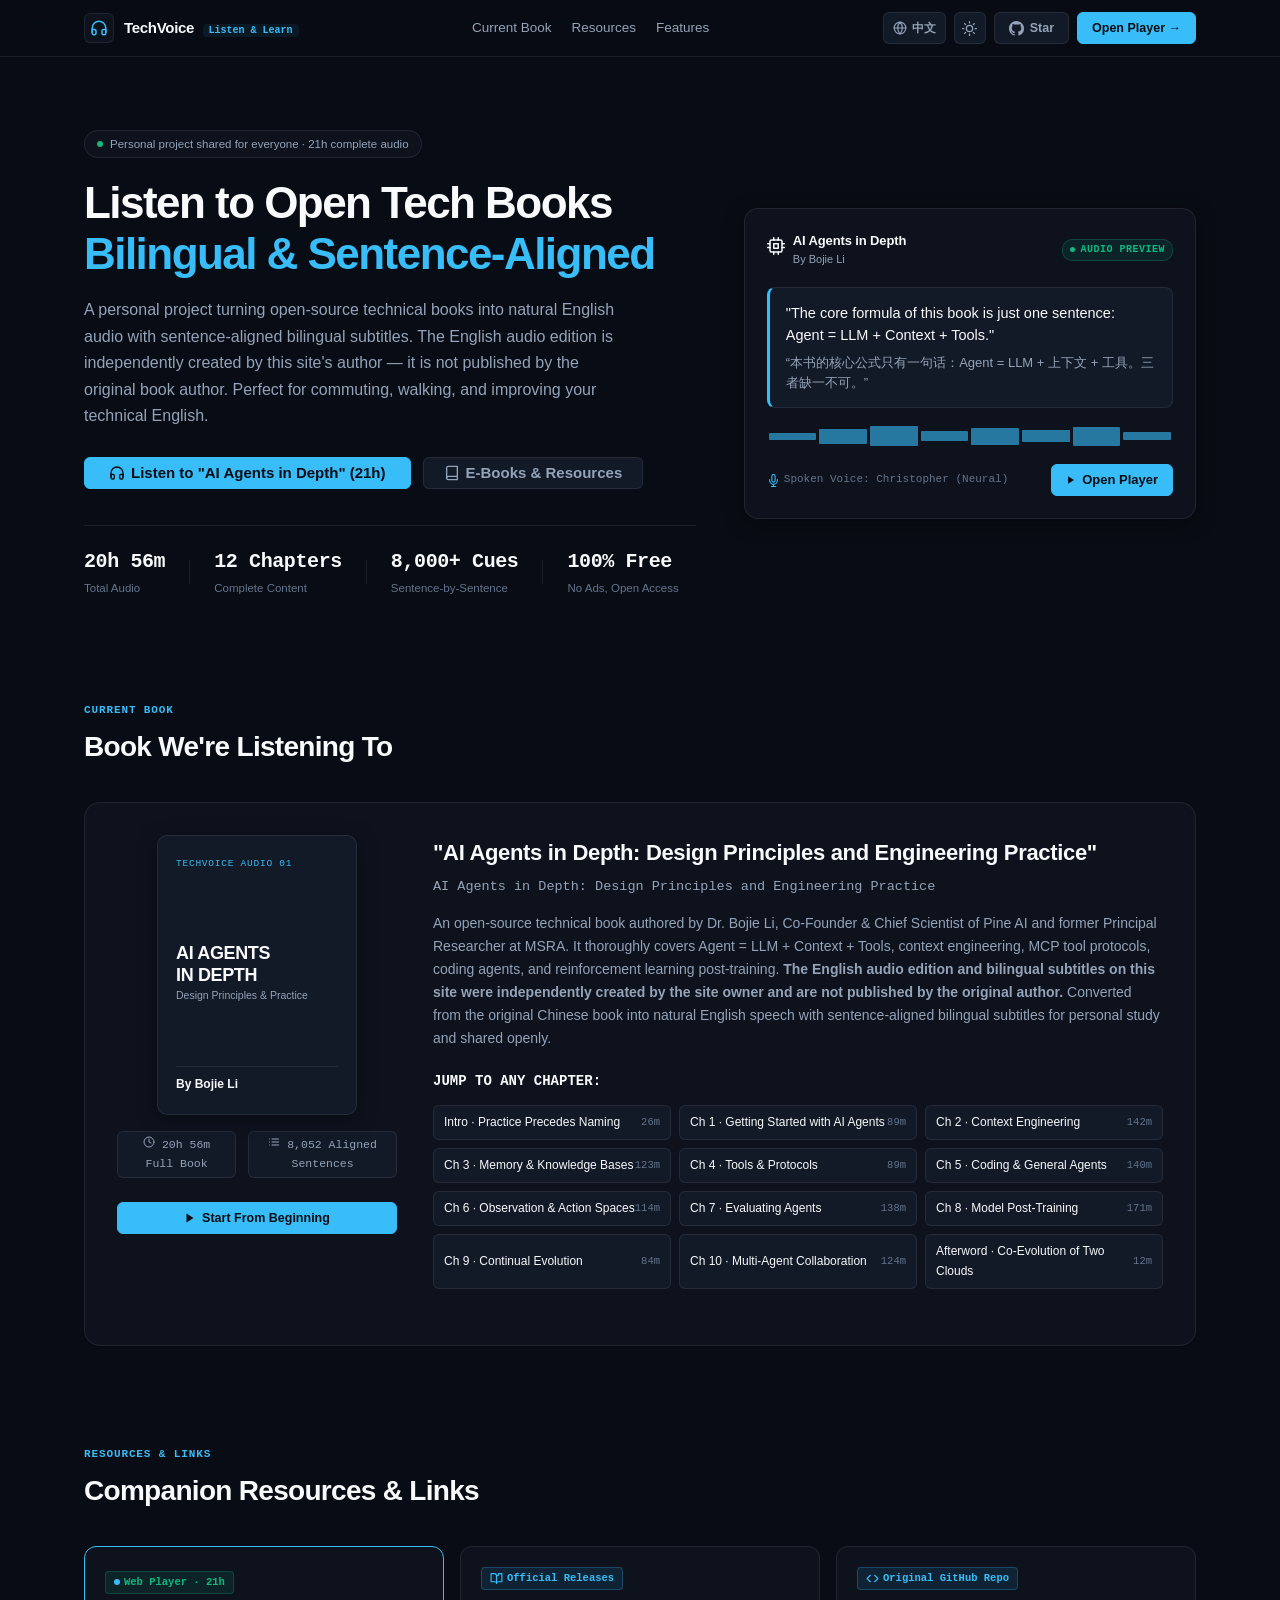
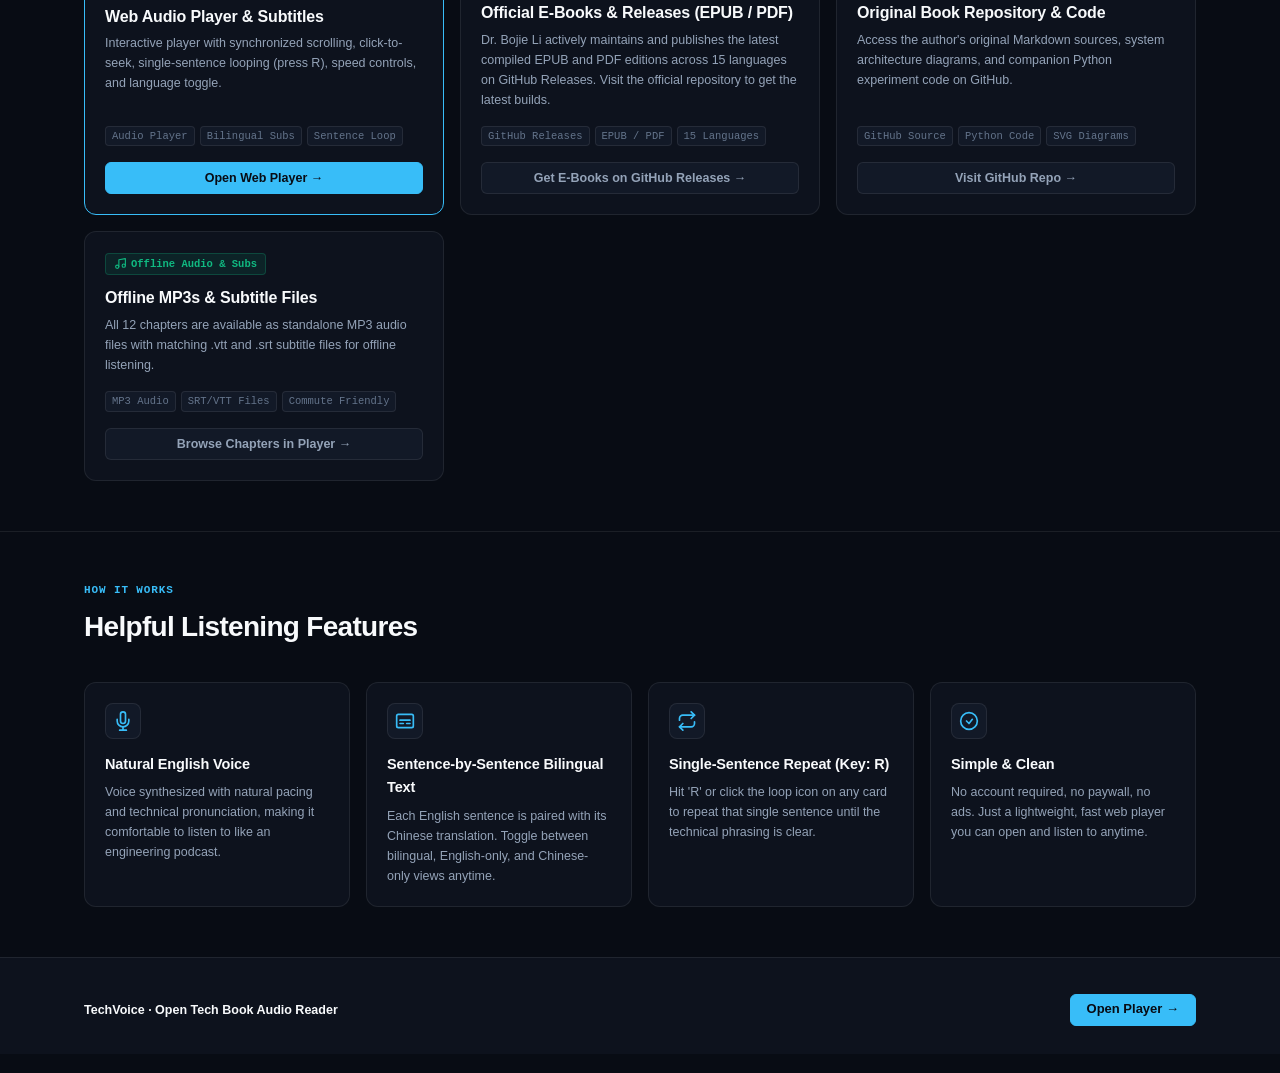
<file: index.html>
<!DOCTYPE html>
<html lang="en" data-theme="dark">
<head>
  <meta charset="utf-8">
  <meta name="viewport" content="width=device-width, initial-scale=1.0, maximum-scale=1.0, user-scalable=no">
  <title>TechVoice · Open Tech Book Bilingual Audio Reader</title>
  <meta name="description" content="A curated audio reader for open-source technical books. Featuring Bojie Li's 'AI Agents in Depth' with 21 hours of natural English audio and 8,000+ sentence-aligned bilingual subtitles.">
  <meta name="theme-color" content="#080c14">
  <link rel="manifest" href="manifest.json">
  <link rel="apple-touch-icon" href="assets/icon.svg">
  <link rel="stylesheet" href="css/landing.css">
  <link rel="icon" type="image/svg+xml" href="assets/icon.svg">

  <!-- Open Graph / Facebook -->
  <meta property="og:type" content="website">
  <meta property="og:title" content="TechVoice · Open Tech Book Bilingual Audio Reader">
  <meta property="og:description" content="A curated audio reader for open-source technical books. Featuring Bojie Li's 'AI Agents in Depth' with 21 hours of natural English audio and 8,000+ sentence-aligned bilingual subtitles.">
  <meta property="og:image" content="assets/icon.svg">

  <!-- Twitter Card -->
  <meta name="twitter:card" content="summary">
  <meta name="twitter:title" content="TechVoice · Open Tech Book Bilingual Audio Reader">
  <meta name="twitter:description" content="A curated audio reader for open-source technical books. Featuring Bojie Li's 'AI Agents in Depth' with 21 hours of natural English audio and 8,000+ sentence-aligned bilingual subtitles.">
  <meta name="twitter:image" content="assets/icon.svg">

  <!-- Schema.org Audiobook Structured Data -->
  <script type="application/ld+json">
  {
    "@context": "https://schema.org",
    "@type": "Audiobook",
    "name": "AI Agents in Depth",
    "alternateName": "深入理解 AI Agent",
    "author": {
      "@type": "Person",
      "name": "Bojie Li",
      "alternateName": "李博杰"
    },
    "description": "Design principles and engineering practice of AI Agents. 21 hours of natural English audio and sentence-aligned bilingual subtitles.",
    "duration": "PT21H",
    "inLanguage": ["en", "zh"],
    "bookFormat": "https://schema.org/AudiobookFormat"
  }
  </script>
</head>
<body>
  <!-- Header Navbar -->
  <header class="site-header">
    <div class="container header-inner">
      <a href="index.html" class="brand-logo">
        <div class="brand-icon">
          <svg width="18" height="18" viewBox="0 0 24 24" fill="none" stroke="currentColor" stroke-width="2" stroke-linecap="round" stroke-linejoin="round">
            <path d="M3 18v-6a9 9 0 0 1 18 0v6"/>
            <path d="M21 19a2 2 0 0 1-2 2h-1a2 2 0 0 1-2-2v-3a2 2 0 0 1 2-2h3zM3 19a2 2 0 0 0 2 2h1a2 2 0 0 0 2-2v-3a2 2 0 0 0-2-2H3z"/>
          </svg>
        </div>
        <div>
          <span class="brand-name">TechVoice</span>
          <span class="brand-badge" data-i18n="brand_badge">自用与分享</span>
        </div>
      </a>

      <nav class="nav-links">
        <a href="#featured" class="nav-link" data-i18n="nav_featured">正在听的书</a>
        <a href="#library" class="nav-link" data-i18n="nav_library">相关资源</a>
        <a href="#features" class="nav-link" data-i18n="nav_features">功能特点</a>
      </nav>

      <div class="header-actions">
        <!-- Language Switcher Toggle -->
        <button class="btn-lang" id="btn-lang-toggle" title="Switch Language / 切换语言">
          <svg width="14" height="14" viewBox="0 0 24 24" fill="none" stroke="currentColor" stroke-width="2" stroke-linecap="round" stroke-linejoin="round">
            <circle cx="12" cy="12" r="10"/>
            <line x1="2" y1="12" x2="22" y2="12"/>
            <path d="M12 2a15.3 15.3 0 0 1 4 10 15.3 15.3 0 0 1-4 10 15.3 15.3 0 0 1-4-10 15.3 15.3 0 0 1 4-10z"/>
          </svg>
          <span id="lang-switch-text">中文</span>
        </button>

        <!-- Theme Toggle -->
        <button class="btn-theme" id="btn-theme-toggle" title="切换深色/浅色模式" aria-label="Toggle Theme">
          <svg width="15" height="15" viewBox="0 0 24 24" fill="none" stroke="currentColor" stroke-width="2" stroke-linecap="round" stroke-linejoin="round">
            <circle cx="12" cy="12" r="5"/>
            <line x1="12" y1="1" x2="12" y2="3"/>
            <line x1="12" y1="21" x2="12" y2="23"/>
            <line x1="4.22" y1="4.22" x2="5.64" y2="5.64"/>
            <line x1="18.36" y1="18.36" x2="19.78" y2="19.78"/>
            <line x1="1" y1="12" x2="3" y2="12"/>
            <line x1="21" y1="12" x2="23" y2="12"/>
            <line x1="4.22" y1="19.78" x2="5.64" y2="18.36"/>
            <line x1="18.36" y1="5.64" x2="19.78" y2="4.22"/>
          </svg>
        </button>

        <!-- GitHub Link -->
        <a href="https://github.com/bojieli/ai-agent-book" target="_blank" rel="noopener noreferrer" class="btn btn-secondary" title="原书 GitHub 开源仓库">
          <svg width="15" height="15" viewBox="0 0 24 24" fill="currentColor">
            <path d="M12 0C5.37 0 0 5.37 0 12c0 5.31 3.435 9.795 8.205 11.385.6.105.825-.255.825-.57 0-.285-.015-1.23-.015-2.235-3.015.555-3.795-.735-4.035-1.41-.135-.345-.72-1.41-1.23-1.695-.42-.225-1.02-.78-.015-.795.945-.015 1.62.87 1.845 1.23 1.08 1.815 2.805 1.305 3.495.99.105-.78.42-1.305.765-1.605-2.67-.3-5.46-1.335-5.46-5.925 0-1.305.465-2.385 1.23-3.225-.12-.3-.54-1.53.12-3.18 0 0 1.005-.315 3.3 1.23.96-.27 1.98-.405 3-.405s2.04.135 3 .405c2.295-1.56 3.3-1.23 3.3-1.23.66 1.65.24 2.88.12 3.18.765.84 1.23 1.905 1.23 3.225 0 4.605-2.805 5.625-5.475 5.925.435.375.81 1.095.81 2.22 0 1.605-.015 2.895-.015 3.3 0 .315.225.69.825.57A12.02 12.02 0 0024 12c0-6.63-5.37-12-12-12z"/>
          </svg>
          <span>Star</span>
        </a>

        <!-- CTA Reader -->
        <a href="reader.html" class="btn btn-primary" data-i18n="nav_player_cta">打开播放器 →</a>
      </div>
    </div>
  </header>

  <!-- Hero Section -->
  <section class="hero-section">
    <div class="container hero-grid">
      <!-- Left Content -->
      <div class="hero-left">
        <div class="hero-badge-pill">
          <span class="pill-dot"></span>
          <span data-i18n="hero_badge">自己平时听书做的开源小站 · 21 小时全书音频</span>
        </div>

        <h1 class="hero-title" data-i18n-html="hero_title">
          开源技术书<br>
          <span class="text-accent">中英双语精听小站</span>
        </h1>

        <p class="hero-desc" data-i18n="hero_desc">
          把开源的技术好书转成自然流畅的英文有声，配上逐句中英对照字幕。平时散步、通勤时听听，顺便磨磨英文听力、学学系统设计。
        </p>

        <div class="hero-actions">
          <a href="reader.html" class="btn btn-primary" style="padding: 12px 24px; font-size: 15px;">
            <svg width="16" height="16" viewBox="0 0 24 24" fill="none" stroke="currentColor" stroke-width="2" stroke-linecap="round" stroke-linejoin="round">
              <path d="M3 18v-6a9 9 0 0 1 18 0v6"/>
              <path d="M21 19a2 2 0 0 1-2 2h-1a2 2 0 0 1-2-2v-3a2 2 0 0 1 2-2h3zM3 19a2 2 0 0 0 2 2h1a2 2 0 0 0 2-2v-3a2 2 0 0 0-2-2H3z"/>
            </svg>
            <span data-i18n="hero_btn_listen">开始收听《深入理解 AI Agent》 (21h)</span>
          </a>
          <a href="#library" class="btn btn-secondary" style="padding: 12px 20px; font-size: 15px;">
            <svg width="16" height="16" viewBox="0 0 24 24" fill="none" stroke="currentColor" stroke-width="2" stroke-linecap="round" stroke-linejoin="round">
              <path d="M4 19.5A2.5 2.5 0 0 1 6.5 17H20"/>
              <path d="M6.5 2H20v20H6.5A2.5 2.5 0 0 1 4 19.5v-15A2.5 2.5 0 0 1 6.5 2z"/>
            </svg>
            <span data-i18n="hero_btn_explore">电子书与配套资源</span>
          </a>
        </div>

        <!-- Metrics -->
        <div class="metrics-row">
          <div class="metric-item">
            <span class="metric-value" data-i18n="metric_audio_val">20h 56m</span>
            <span class="metric-label" data-i18n="metric_audio_lbl">全书音频时长</span>
          </div>
          <div class="metric-divider"></div>
          <div class="metric-item">
            <span class="metric-value" data-i18n="metric_chap_val">12 个</span>
            <span class="metric-label" data-i18n="metric_chap_lbl">完整章节</span>
          </div>
          <div class="metric-divider"></div>
          <div class="metric-item">
            <span class="metric-value" data-i18n="metric_align_val">8,000+ 句</span>
            <span class="metric-label" data-i18n="metric_align_lbl">逐句双语对照</span>
          </div>
          <div class="metric-divider"></div>
          <div class="metric-item">
            <span class="metric-value" data-i18n="metric_free_val">纯粹无广告</span>
            <span class="metric-label" data-i18n="metric_free_lbl">打开就能听</span>
          </div>
        </div>
      </div>

      <!-- Right Interactive Preview Card -->
      <div class="hero-right">
        <div class="hero-card-preview">
          <div class="card-preview-header">
            <div class="card-book-tag">
              <div class="book-icon">
                <svg width="18" height="18" viewBox="0 0 24 24" fill="none" stroke="currentColor" stroke-width="2" stroke-linecap="round" stroke-linejoin="round">
                  <rect x="4" y="4" width="16" height="16" rx="2"/>
                  <rect x="9" y="9" width="6" height="6"/>
                  <line x1="9" y1="1" x2="9" y2="4"/>
                  <line x1="15" y1="1" x2="15" y2="4"/>
                  <line x1="9" y1="20" x2="9" y2="23"/>
                  <line x1="15" y1="20" x2="15" y2="23"/>
                  <line x1="20" y1="9" x2="23" y2="9"/>
                  <line x1="20" y1="14" x2="23" y2="14"/>
                  <line x1="1" y1="9" x2="4" y2="9"/>
                  <line x1="1" y1="14" x2="4" y2="14"/>
                </svg>
              </div>
              <div>
                <div class="book-title-sub" data-i18n="preview_tag_title">深入理解 AI Agent</div>
                <div class="book-author-sub" data-i18n="preview_tag_author">李博杰 著</div>
              </div>
            </div>
            <div class="live-badge">
              <span class="live-pulse"></span>
              <span data-i18n="preview_live">AUDIO PREVIEW</span>
            </div>
          </div>

          <div class="card-cue-box">
            <div class="en" data-i18n="preview_en">"The core formula of this book is just one sentence: Agent = LLM + Context + Tools."</div>
            <div class="zh" data-i18n="preview_zh">“本书的核心公式只有一句话：Agent = LLM + 上下文 + 工具。三者缺一不可。”</div>
          </div>

          <!-- Animated Sound Waves -->
          <div class="sound-waves">
            <div class="wave-bar"></div>
            <div class="wave-bar"></div>
            <div class="wave-bar"></div>
            <div class="wave-bar"></div>
            <div class="wave-bar"></div>
            <div class="wave-bar"></div>
            <div class="wave-bar"></div>
            <div class="wave-bar"></div>
          </div>

          <div class="card-cta-row">
            <span class="voice-badge">
              <svg width="13" height="13" viewBox="0 0 24 24" fill="none" stroke="currentColor" stroke-width="2" stroke-linecap="round" stroke-linejoin="round" style="color: var(--accent);">
                <path d="M12 1a3 3 0 0 0-3 3v8a3 3 0 0 0 6 0V4a3 3 0 0 0-3-3z"/>
                <path d="M19 10v2a7 7 0 0 1-14 0v-2"/>
                <line x1="12" y1="19" x2="12" y2="23"/>
                <line x1="8" y1="23" x2="16" y2="23"/>
              </svg>
              <span data-i18n="preview_voice">朗读声音: Christopher (Neural)</span>
            </span>
            <a href="reader.html" class="btn btn-primary" style="padding: 6px 14px; font-size: 13px;">
              <svg width="10" height="10" viewBox="0 0 24 24" fill="currentColor">
                <polygon points="5 3 19 12 5 21 5 3"/>
              </svg>
              <span data-i18n="preview_cta">进入播放器</span>
            </a>
          </div>
        </div>
      </div>
    </div>
  </section>

  <!-- Featured Book Section -->
  <section class="section-featured" id="featured">
    <div class="container">
      <div class="section-header">
        <div class="section-label" data-i18n="featured_label">CURRENT BOOK</div>
        <h2 class="section-title" data-i18n="featured_title">正在精听的书</h2>
      </div>

      <div class="featured-book-card">
        <!-- Cover Column -->
        <div class="book-cover-col">
          <div class="book-mock-cover">
            <div class="mock-cover-tag" data-i18n="mock_cover_tag">TECHVOICE AUDIO 01</div>
            <div>
              <div class="mock-cover-title" data-i18n-html="mock_cover_title">深入理解<br>AI Agent</div>
              <div class="mock-cover-sub" data-i18n="mock_cover_sub">设计原理与工程实践</div>
            </div>
            <div class="mock-cover-footer">
              <div class="mock-cover-author" data-i18n="mock_cover_author">李博杰 著</div>
            </div>
          </div>

          <div class="book-quick-stats">
            <div class="quick-stat-badge">
              <svg width="12" height="12" viewBox="0 0 24 24" fill="none" stroke="currentColor" stroke-width="2" stroke-linecap="round" stroke-linejoin="round">
                <circle cx="12" cy="12" r="10"/>
                <polyline points="12 6 12 12 16 14"/>
              </svg>
              <span data-i18n="featured_quick_stat_time">20h 56m 全书</span>
            </div>
            <div class="quick-stat-badge">
              <svg width="12" height="12" viewBox="0 0 24 24" fill="none" stroke="currentColor" stroke-width="2" stroke-linecap="round" stroke-linejoin="round">
                <line x1="8" y1="6" x2="21" y2="6"/>
                <line x1="8" y1="12" x2="21" y2="12"/>
                <line x1="8" y1="18" x2="21" y2="18"/>
                <line x1="3" y1="6" x2="3.01" y2="6"/>
                <line x1="3" y1="12" x2="3.01" y2="12"/>
                <line x1="3" y1="18" x2="3.01" y2="18"/>
              </svg>
              <span data-i18n="featured_quick_stat_cues">8,052 句中英对齐</span>
            </div>
          </div>

          <a href="reader.html" class="btn btn-primary" style="margin-top: 24px; width: 100%; justify-content: center;">
            <svg width="12" height="12" viewBox="0 0 24 24" fill="currentColor">
              <polygon points="5 3 19 12 5 21 5 3"/>
            </svg>
            <span data-i18n="featured_start_btn">从头开始听</span>
          </a>
        </div>

        <!-- Details Column -->
        <div class="book-details-col">
          <h3 data-i18n="featured_book_title">《深入理解 AI Agent：设计原理与工程实践》</h3>
          <div class="book-subtitle" data-i18n="featured_book_sub">AI Agents in Depth: Design Principles and Engineering Practice</div>

          <p class="book-summary" data-i18n-html="featured_book_summary">
            这是前微软亚洲研究院研究员、Pine AI 联合创始人兼首席科学家<b>李博杰</b>写的一本开源技术书。内容非常扎实，系统讲解了 Agent = LLM + 上下文 + 工具 的最小工程实现、Prompt 与上下文工程、MCP 工具协议、代码智能体，以及基于强化学习的模型后训练机制。我自己平时想边走边听，就把它转成了自然英文语音并做好了逐句双语字幕，放在这里和大家一起分享。
          </p>

          <h4 style="font-size: 14px; font-weight: 700; color: var(--text-main); margin-bottom: 12px; text-transform: uppercase; font-family: var(--font-mono);" data-i18n="featured_ch_title">
            全书 12 章节选听：
          </h4>

          <div class="chapter-pills-grid">
            <a href="reader.html#introduction" class="chapter-pill-link">
              <span data-i18n="idx_ch_0">引言 · Practice Precedes Naming</span>
              <span class="dur">26m</span>
            </a>
            <a href="reader.html#chapter1" class="chapter-pill-link">
              <span data-i18n="idx_ch_1">第1章 · Getting Started with AI Agents</span>
              <span class="dur">89m</span>
            </a>
            <a href="reader.html#chapter2" class="chapter-pill-link">
              <span data-i18n="idx_ch_2">第2章 · Context Engineering</span>
              <span class="dur">142m</span>
            </a>
            <a href="reader.html#chapter3" class="chapter-pill-link">
              <span data-i18n="idx_ch_3">第3章 · Memory & Knowledge Bases</span>
              <span class="dur">123m</span>
            </a>
            <a href="reader.html#chapter4" class="chapter-pill-link">
              <span data-i18n="idx_ch_4">第4章 · Tools & Protocols</span>
              <span class="dur">89m</span>
            </a>
            <a href="reader.html#chapter5" class="chapter-pill-link">
              <span data-i18n="idx_ch_5">第5章 · Coding & General Agents</span>
              <span class="dur">140m</span>
            </a>
            <a href="reader.html#chapter6" class="chapter-pill-link">
              <span data-i18n="idx_ch_6">第6章 · Observation & Action Spaces</span>
              <span class="dur">114m</span>
            </a>
            <a href="reader.html#chapter7" class="chapter-pill-link">
              <span data-i18n="idx_ch_7">第7章 · Evaluating Agents</span>
              <span class="dur">138m</span>
            </a>
            <a href="reader.html#chapter8" class="chapter-pill-link">
              <span data-i18n="idx_ch_8">第8章 · Model Post-Training</span>
              <span class="dur">171m</span>
            </a>
            <a href="reader.html#chapter9" class="chapter-pill-link">
              <span data-i18n="idx_ch_9">第9章 · Continual Evolution</span>
              <span class="dur">84m</span>
            </a>
            <a href="reader.html#chapter10" class="chapter-pill-link">
              <span data-i18n="idx_ch_10">第10章 · Multi-Agent Collaboration</span>
              <span class="dur">124m</span>
            </a>
            <a href="reader.html#afterword" class="chapter-pill-link">
              <span data-i18n="idx_ch_11">后记 · Co-Evolution of Two Clouds</span>
              <span class="dur">12m</span>
            </a>
          </div>
        </div>
      </div>
    </div>
  </section>

  <!-- Monograph Matrix & Deliverables Section -->
  <section class="section-library" id="library">
    <div class="container">
      <div class="section-header">
        <div class="section-label" data-i18n="library_label">RESOURCES & LINKS</div>
        <h2 class="section-title" data-i18n="library_title">相关资源与配套链接</h2>
      </div>

      <div class="bento-grid">
        <!-- Deliverable Card 1: Interactive Audio Player -->
        <div class="bento-card" style="border-color: var(--border-accent);">
          <div>
            <div class="bento-status-pill status-online">
              <span class="pill-dot" style="width: 6px; height: 6px; border-radius: 50%; background: var(--accent); display: inline-block;"></span>
              <span data-i18n="lib_card1_pill">在线播放 · 21h</span>
            </div>
            <div class="bento-card-title" data-i18n="lib_card1_title">在线双语精听播放器</div>
            <div class="bento-card-desc" data-i18n="lib_card1_desc">支持中英逐句滚动高亮、点击字幕跳转音频、单句循环（按 R 键跟读磨耳朵）、语速调节与纯英文/纯中文切换。</div>
          </div>
          <div>
            <div class="bento-card-tags">
              <span class="tag-badge" data-i18n="lib_card1_tag1">在线听书</span>
              <span class="tag-badge" data-i18n="lib_card1_tag2">双语字幕</span>
              <span class="tag-badge" data-i18n="lib_card1_tag3">单句循环</span>
            </div>
            <a href="reader.html" class="btn btn-primary" style="width: 100%; justify-content: center;" data-i18n="lib_card1_btn">
              进入网页播放器 →
            </a>
          </div>
        </div>

        <!-- Deliverable Card 2: Official E-Book Releases on GitHub -->
        <div class="bento-card">
          <div>
            <div class="bento-status-pill status-community">
              <svg width="13" height="13" viewBox="0 0 24 24" fill="none" stroke="currentColor" stroke-width="2" stroke-linecap="round" stroke-linejoin="round">
                <path d="M2 3h6a4 4 0 0 1 4 4v14a3 3 0 0 0-3-3H2z"/>
                <path d="M22 3h-6a4 4 0 0 1-4 4v14a3 3 0 0 1 3-3h7z"/>
              </svg>
              <span data-i18n="lib_card2_pill">官方电子书发布</span>
            </div>
            <div class="bento-card-title" data-i18n="lib_card2_title">原书电子书与 Releases (EPUB / PDF)</div>
            <div class="bento-card-desc" data-i18n="lib_card2_desc">原作者李博杰在 GitHub Releases 持续提供最新排版的 EPUB 与 PDF 电子书，支持中英双语及 15 种社区语言版本，推荐直接前往官方仓库获取。</div>
          </div>
          <div>
            <div class="bento-card-tags">
              <span class="tag-badge" data-i18n="lib_card2_tag1">GitHub Releases</span>
              <span class="tag-badge" data-i18n="lib_card2_tag2">EPUB / PDF</span>
              <span class="tag-badge" data-i18n="lib_card2_tag3">15 种语言</span>
            </div>
            <a href="https://github.com/bojieli/ai-agent-book/releases" target="_blank" rel="noopener noreferrer" class="btn btn-secondary" style="width: 100%; justify-content: center;" data-i18n="lib_card2_btn">
              <svg width="14" height="14" viewBox="0 0 24 24" fill="currentColor">
                <path d="M12 0C5.37 0 0 5.37 0 12c0 5.31 3.435 9.795 8.205 11.385.6.105.825-.255.825-.57 0-.285-.015-1.23-.015-2.235-3.015.555-3.795-.735-4.035-1.41-.135-.345-.72-1.41-1.23-1.695-.42-.225-1.02-.78-.015-.795.945-.015 1.62.87 1.845 1.23 1.08 1.815 2.805 1.305 3.495.99.105-.78.42-1.305.765-1.605-2.67-.3-5.46-1.335-5.46-5.925 0-1.305.465-2.385 1.23-3.225-.12-.3-.54-1.53.12-3.18 0 0 1.005-.315 3.3 1.23.96-.27 1.98-.405 3-.405s2.04.135 3 .405c2.295-1.56 3.3-1.23 3.3-1.23.66 1.65.24 2.88.12 3.18.765.84 1.23 1.905 1.23 3.225 0 4.605-2.805 5.625-5.475 5.925.435.375.81 1.095.81 2.22 0 1.605-.015 2.895-.015 3.3 0 .315.225.69.825.57A12.02 12.02 0 0024 12c0-6.63-5.37-12-12-12z"/>
              </svg>
              <span data-i18n="lib_card2_btn">前往 GitHub Releases 获取电子书 →</span>
            </a>
          </div>
        </div>

        <!-- Deliverable Card 3: Companion Open-Source Codebase -->
        <div class="bento-card">
          <div>
            <div class="bento-status-pill status-community">
              <svg width="13" height="13" viewBox="0 0 24 24" fill="none" stroke="currentColor" stroke-width="2" stroke-linecap="round" stroke-linejoin="round">
                <polyline points="16 18 22 12 16 6"/>
                <polyline points="8 6 2 12 8 18"/>
              </svg>
              <span data-i18n="lib_card3_pill">原书 GitHub 仓库</span>
            </div>
            <div class="bento-card-title" data-i18n="lib_card3_title">原作者开源代码与原文</div>
            <div class="bento-card-desc" data-i18n="lib_card3_desc">原书的所有章节 Markdown、架构图 SVG、实验代码和配套讨论都在李博杰老师的 GitHub 仓库，欢迎去给作者点个 Star。</div>
          </div>
          <div>
            <div class="bento-card-tags">
              <span class="tag-badge" data-i18n="lib_card3_tag1">GitHub 源码</span>
              <span class="tag-badge" data-i18n="lib_card3_tag2">Python 实验</span>
              <span class="tag-badge" data-i18n="lib_card3_tag3">架构图 SVG</span>
            </div>
            <a href="https://github.com/bojieli/ai-agent-book" target="_blank" rel="noopener noreferrer" class="btn btn-secondary" style="width: 100%; justify-content: center;" data-i18n="lib_card3_btn">
              访问 GitHub 仓库 →
            </a>
          </div>
        </div>

        <!-- Deliverable Card 4: Master Audio & Subtitles Package -->
        <div class="bento-card">
          <div>
            <div class="bento-status-pill status-online">
              <svg width="13" height="13" viewBox="0 0 24 24" fill="none" stroke="currentColor" stroke-width="2" stroke-linecap="round" stroke-linejoin="round">
                <path d="M9 18V5l12-2v13"/>
                <circle cx="6" cy="18" r="3"/>
                <circle cx="18" cy="16" r="3"/>
              </svg>
              <span data-i18n="lib_card4_pill">离线音频与字幕</span>
            </div>
            <div class="bento-card-title" data-i18n="lib_card4_title">离线 MP3 音频与字幕文件</div>
            <div class="bento-card-desc" data-i18n="lib_card4_desc">网站根目录下备齐了 12 个章节的独立 MP3 音频以及对应的 .vtt / .srt 字幕，可以下载到手机本地播放器随身听。</div>
          </div>
          <div>
            <div class="bento-card-tags">
              <span class="tag-badge" data-i18n="lib_card4_tag1">MP3 音频</span>
              <span class="tag-badge" data-i18n="lib_card4_tag2">SRT/VTT 字幕</span>
              <span class="tag-badge" data-i18n="lib_card4_tag3">通勤随身听</span>
            </div>
            <a href="reader.html" class="btn btn-secondary" style="width: 100%; justify-content: center;" data-i18n="lib_card4_btn">
              在播放器中选听各章节 →
            </a>
          </div>
        </div>


      </div>
    </div>
  </section>

  <!-- Platform Features Section -->
  <section class="section-features" id="features">
    <div class="container">
      <div class="section-header">
        <div class="section-label" data-i18n="features_label">HOW IT WORKS</div>
        <h2 class="section-title" data-i18n="features_title">平时听书常用的小功能</h2>
      </div>

      <div class="features-grid">
        <div class="feature-box">
          <div class="feature-icon-box">
            <svg width="20" height="20" viewBox="0 0 24 24" fill="none" stroke="currentColor" stroke-width="2" stroke-linecap="round" stroke-linejoin="round">
              <path d="M12 1a3 3 0 0 0-3 3v8a3 3 0 0 0 6 0V4a3 3 0 0 0-3-3z"/>
              <path d="M19 10v2a7 7 0 0 1-14 0v-2"/>
              <line x1="12" y1="19" x2="12" y2="23"/>
              <line x1="8" y1="23" x2="16" y2="23"/>
            </svg>
          </div>
          <h4 data-i18n="f1_title">自然流畅的英文发音</h4>
          <p data-i18n="f1_desc">挑选了发音沉稳、停顿自然的英文语音模型，听起来就像在听一场清晰的技术播客分享。</p>
        </div>

        <div class="feature-box">
          <div class="feature-icon-box">
            <svg width="20" height="20" viewBox="0 0 24 24" fill="none" stroke="currentColor" stroke-width="2" stroke-linecap="round" stroke-linejoin="round">
              <rect x="2" y="4" width="20" height="16" rx="2"/>
              <line x1="6" y1="15" x2="10" y2="15"/>
              <line x1="14" y1="15" x2="18" y2="15"/>
              <line x1="6" y1="11" x2="18" y2="11"/>
            </svg>
          </div>
          <h4 data-i18n="f2_title">逐句中英对照，随时切换</h4>
          <p data-i18n="f2_desc">每一句英文都对应准确的中文翻译。可以随时切换为【双语对照】、【纯英文磨耳朵】或【纯中文速览】。</p>
        </div>

        <div class="feature-box">
          <div class="feature-icon-box">
            <svg width="20" height="20" viewBox="0 0 24 24" fill="none" stroke="currentColor" stroke-width="2" stroke-linecap="round" stroke-linejoin="round">
              <polyline points="17 1 21 5 17 9"/>
              <path d="M3 11V9a4 4 0 0 1 4-4h14"/>
              <polyline points="7 23 3 19 7 15"/>
              <path d="M21 13v2a4 4 0 0 1-4 4H3"/>
            </svg>
          </div>
          <h4 data-i18n="f3_title">单句循环跟读（按快捷键 R）</h4>
          <p data-i18n="f3_desc">遇到生疏的长难句或专业术语，按键盘 R 键或点击循环图标，就会反复播放这单句，方便反复听清和跟读。</p>
        </div>

        <div class="feature-box">
          <div class="feature-icon-box">
            <svg width="20" height="20" viewBox="0 0 24 24" fill="none" stroke="currentColor" stroke-width="2" stroke-linecap="round" stroke-linejoin="round">
              <circle cx="12" cy="12" r="10"/>
              <polyline points="9 12 12 15 16 10"/>
            </svg>
          </div>
          <h4 data-i18n="f4_title">纯粹干净，点开即听</h4>
          <p data-i18n="f4_desc">没有注册登录、没有付费墙、没有广告弹窗。静态网页加载迅速，打开浏览器就能随时听。</p>
        </div>
      </div>
    </div>
  </section>

  <!-- Sponsorship / Donation Section (Hidden) -->
  <section class="section-sponsor" id="sponsor" style="display: none;">
    <div class="container">
      <div class="sponsor-container-box">
        <h2 class="sponsor-lead-title" style="display: flex; align-items: center; justify-content: center; gap: 8px;">
          <svg width="22" height="22" viewBox="0 0 24 24" fill="none" stroke="currentColor" stroke-width="2" stroke-linecap="round" stroke-linejoin="round" style="color: var(--accent);">
            <path d="M18 8h1a4 4 0 0 1 0 8h-1"/>
            <path d="M2 8h16v9a4 4 0 0 1-4 4H6a4 4 0 0 1-4-4V8z"/>
            <line x1="6" y1="1" x2="6" y2="4"/>
            <line x1="10" y1="1" x2="10" y2="4"/>
            <line x1="14" y1="1" x2="14" y2="4"/>
          </svg>
          <span data-i18n="sponsor_title">请喝杯咖啡</span>
        </h2>
        <p class="sponsor-lead-desc" data-i18n="sponsor_desc">
          做这套 21 小时的有声书花了不少整理时间、算力与语音合成成本。如果这个小站对你的技术学习或英文听力有一点点帮助，欢迎请喝杯咖啡支持一下日常维护；也强烈推荐去原作者李博杰老师的 GitHub 仓库给原书点个 Star！
        </p>

        <!-- QR Codes Duo -->
        <div class="sponsor-qr-duo">
          <div class="qr-card-item">
            <img src="assets/qr_wechat.svg" alt="微信赞赏码">
          </div>
          <div class="qr-card-item">
            <img src="assets/qr_alipay.svg" alt="支付宝赞赏码">
          </div>
        </div>

        <p style="font-size: 13px; color: var(--text-faint); margin-bottom: 24px;" data-i18n="sponsor_scan_hint">
          微信 / 支付宝扫一扫 · 随意随心，感谢支持
        </p>

        <div style="display: flex; gap: 14px; justify-content: center; flex-wrap: wrap;">
          <a href="https://github.com/bojieli/ai-agent-book" target="_blank" rel="noopener noreferrer" class="btn btn-secondary">
            <svg width="15" height="15" viewBox="0 0 24 24" fill="none" stroke="currentColor" stroke-width="2" stroke-linecap="round" stroke-linejoin="round" style="color: #eab308;">
              <polygon points="12 2 15.09 8.26 22 9.27 17 14.14 18.18 21.02 12 17.77 5.82 21.02 7 14.14 2 9.27 8.91 8.26 12 2"/>
            </svg>
            <span data-i18n="sponsor_star_btn">原书 GitHub Star 支持</span>
          </a>
          <a href="https://github.com/sponsors/bojieli" target="_blank" rel="noopener noreferrer" class="btn btn-secondary">
            <svg width="15" height="15" viewBox="0 0 24 24" fill="none" stroke="currentColor" stroke-width="2" stroke-linecap="round" stroke-linejoin="round" style="color: #f43f5e;">
              <path d="M20.84 4.61a5.5 5.5 0 0 0-7.78 0L12 5.67l-1.06-1.06a5.5 5.5 0 0 0-7.78 7.78l1.06 1.06L12 21.23l7.78-7.78 1.06-1.06a5.5 5.5 0 0 0 0-7.78z"/>
            </svg>
            <span data-i18n="sponsor_btn">GitHub Sponsors</span>
          </a>
        </div>
      </div>
    </div>
  </section>

  <!-- Footer -->
  <footer class="site-footer">
    <div class="container footer-content">
      <div class="footer-meta">
        <p style="font-weight: 600; color: var(--text-main); margin-bottom: 0;" data-i18n="footer_title">TechVoice · 开源技术书精听小站</p>
      </div>
      <div>
        <a href="reader.html" class="btn btn-primary" style="padding: 8px 16px; font-size: 13px;" data-i18n="footer_cta">打开播放器 →</a>
      </div>
    </div>
  </footer>

  <!-- i18n & Theme Controller Scripts -->
  <script src="js/i18n.js"></script>
  <script>
    // Theme toggle
    const themeBtn = document.getElementById('btn-theme-toggle');
    const SUN_SVG = `<svg width="15" height="15" viewBox="0 0 24 24" fill="none" stroke="currentColor" stroke-width="2" stroke-linecap="round" stroke-linejoin="round"><circle cx="12" cy="12" r="5"/><line x1="12" y1="1" x2="12" y2="3"/><line x1="12" y1="21" x2="12" y2="23"/><line x1="4.22" y1="4.22" x2="5.64" y2="5.64"/><line x1="18.36" y1="18.36" x2="19.78" y2="19.78"/><line x1="1" y1="12" x2="3" y2="12"/><line x1="21" y1="12" x2="23" y2="12"/><line x1="4.22" y1="19.78" x2="5.64" y2="18.36"/><line x1="18.36" y1="5.64" x2="19.78" y2="4.22"/></svg>`;
    const MOON_SVG = `<svg width="15" height="15" viewBox="0 0 24 24" fill="none" stroke="currentColor" stroke-width="2" stroke-linecap="round" stroke-linejoin="round"><path d="M21 12.79A9 9 0 1 1 11.21 3 7 7 0 0 0 21 12.79z"/></svg>`;

    function updateThemeUI(theme) {
      document.documentElement.setAttribute('data-theme', theme);
      if (themeBtn) {
        themeBtn.innerHTML = theme === 'light' ? MOON_SVG : SUN_SVG;
      }
    }
    function initTheme() {
      const saved = localStorage.getItem('ai_agent_theme') || 'dark';
      updateThemeUI(saved);
    }
    themeBtn.addEventListener('click', () => {
      const current = document.documentElement.getAttribute('data-theme') || 'dark';
      const next = current === 'dark' ? 'light' : 'dark';
      localStorage.setItem('ai_agent_theme', next);
      updateThemeUI(next);
    });
    initTheme();

    // Register Service Worker for offline PWA caching
    if ('serviceWorker' in navigator) {
      window.addEventListener('load', () => {
        navigator.serviceWorker.register('sw.js').then((reg) => {
          console.log('[SW] Registered successfully:', reg.scope);
        }).catch((err) => {
          console.warn('[SW] Registration failed:', err);
        });
      });
    }
  </script>
</body>
</html>
</file>
<file: css/landing.css>
/* ==========================================================================
   TechVoice Platform Landing Page Stylesheet
   Linear & Vercel Inspired Engineering Aesthetic
   ========================================================================== */

:root {
  --font-sans: "Geist", -apple-system, BlinkMacSystemFont, "Segoe UI", Roboto, "Helvetica Neue", Arial, sans-serif;
  --font-mono: "Geist Mono", ui-monospace, SFMono-Regular, Menlo, Monaco, Consolas, monospace;

  /* Dark Theme (Default) - Ultra-refined deep slate/zinc base */
  --bg-page: #080c14;
  --bg-surface: #0d121d;
  --bg-card: #121927;
  --bg-card-hover: #172133;
  --bg-pill: rgba(56, 189, 248, 0.08);
  --bg-app: #080c14;
  
  --border-subtle: rgba(255, 255, 255, 0.08);
  --border-card: rgba(255, 255, 255, 0.08);
  --border-hover: rgba(255, 255, 255, 0.18);
  --border-accent: #38bdf8;
  --accent: #38bdf8;
  
  --text-main: #f8fafc;
  --text-primary: #f8fafc;
  --text-secondary: #94a3b8;
  --text-muted: #94a3b8;
  --text-faint: #64748b;
  --text-accent: #38bdf8;
  
  --color-amber: #f59e0b;
  --color-green: #10b981;
  --color-rose: #f43f5e;
  
  --shadow-card: 0 4px 20px -2px rgba(0, 0, 0, 0.5);
  --shadow-subtle: 0 1px 2px 0 rgba(0, 0, 0, 0.3);
}

/* Light Theme - Editorial Warm Paper & Rich Ink Palette */
[data-theme="light"] {
  --bg-page: #fbfbfa; /* Warm Paper Ivory - soothing reading background */
  --bg-surface: #ffffff;
  --bg-card: #ffffff;
  --bg-card-hover: #f5f5f4;
  --bg-pill: rgba(2, 132, 199, 0.06);
  --bg-app: #fbfbfa;
  
  --border-subtle: #e7e5e4;
  --border-card: #e7e5e4;
  --border-hover: #d6d3d1;
  --border-accent: #0284c7;
  --accent: #0284c7;
  
  --text-main: #1e293b; /* Rich Ink Slate-800, WCAG AAA 12.6:1, anti-halation */
  --text-primary: #1e293b;
  --text-secondary: #334155; /* Refined Slate-700, 8.2:1 contrast */
  --text-muted: #64748b;
  --text-faint: #94a3b8;
  --text-accent: #0284c7;
  
  --color-amber: #b45309;
  --color-green: #15803d;
  --color-rose: #be123c;
  
  --shadow-card: 0 4px 16px -2px rgba(0, 0, 0, 0.05);
  --shadow-subtle: 0 1px 3px 0 rgba(0, 0, 0, 0.04);
}

* {
  box-sizing: border-box;
  margin: 0;
  padding: 0;
}

body {
  font-family: var(--font-sans);
  background-color: var(--bg-page);
  color: var(--text-main);
  line-height: 1.6;
  min-height: 100vh;
  min-height: 100dvh;
  -webkit-font-smoothing: antialiased;
  -moz-osx-font-smoothing: grayscale;
  overflow-x: hidden;
}

::selection {
  background: rgba(2, 132, 199, 0.18);
  color: inherit;
}
:root:not([data-theme="light"]) ::selection {
  background: rgba(56, 189, 248, 0.28);
  color: #f8fafc;
}

.tabular-nums,
.metric-value,
.chapter-pill-link .dur,
.live-badge,
.tag-badge {
  font-variant-numeric: tabular-nums;
}

/* Container */
.container {
  max-width: 1160px;
  margin: 0 auto;
  padding: 0 24px;
}

/* ==========================================================================
   Header Navbar
   ========================================================================== */
.site-header {
  position: sticky;
  top: 0;
  z-index: 100;
  background: rgba(8, 12, 20, 0.88);
  backdrop-filter: blur(16px);
  border-bottom: 1px solid var(--border-subtle);
}

[data-theme="light"] .site-header {
  background: rgba(255, 255, 255, 0.9);
}

.header-inner {
  display: flex;
  align-items: center;
  justify-content: space-between;
  height: 56px;
}

.brand-logo {
  display: flex;
  align-items: center;
  gap: 10px;
  text-decoration: none;
  color: var(--text-main);
}

.brand-icon {
  width: 30px;
  height: 30px;
  border-radius: 6px;
  background: var(--bg-surface);
  border: 1px solid var(--border-subtle);
  color: var(--text-accent);
  display: flex;
  align-items: center;
  justify-content: center;
  flex-shrink: 0;
}

.brand-name {
  font-size: 15px;
  font-weight: 700;
  letter-spacing: -0.02em;
}

.brand-badge {
  font-size: 10px;
  font-family: var(--font-mono);
  background: var(--bg-pill);
  color: var(--text-accent);
  padding: 1px 6px;
  border-radius: 4px;
  font-weight: 600;
  margin-left: 4px;
}

.nav-links {
  display: flex;
  align-items: center;
  gap: 20px;
}

.nav-link {
  color: var(--text-muted);
  text-decoration: none;
  font-size: 13.5px;
  font-weight: 500;
  transition: color 0.15s ease;
}

.nav-link:hover {
  color: var(--text-main);
}

.header-actions {
  display: flex;
  align-items: center;
  gap: 8px;
}

/* ==========================================================================
   Buttons
   ========================================================================== */
.btn {
  display: inline-flex;
  align-items: center;
  gap: 6px;
  padding: 6px 14px;
  height: 32px;
  border-radius: 6px;
  font-size: 12.5px;
  font-weight: 550;
  text-decoration: none;
  cursor: pointer;
  transition: all 0.15s cubic-bezier(0.16, 1, 0.3, 1);
  border: 1px solid transparent;
}

.btn:active {
  transform: scale(0.97);
}

.btn-primary {
  background: var(--text-accent);
  color: #080c14;
  border-color: var(--text-accent);
}

[data-theme="light"] .btn-primary {
  color: #ffffff;
  background: #0284c7;
  border-color: #0284c7;
}

.btn-primary:hover {
  background: #7dd3fc;
  border-color: #7dd3fc;
}

[data-theme="light"] .btn-primary:hover {
  background: #0369a1;
  border-color: #0369a1;
}

.btn-secondary {
  background: var(--bg-card);
  color: var(--text-secondary);
  border-color: var(--border-subtle);
}

.btn-secondary:hover {
  background: var(--bg-card-hover);
  border-color: var(--border-hover);
  color: var(--text-main);
}

.btn-sponsor {
  background: transparent;
  color: var(--color-amber);
  border-color: rgba(245, 158, 11, 0.25);
}

.btn-sponsor:hover {
  background: rgba(245, 158, 11, 0.08);
  border-color: rgba(245, 158, 11, 0.5);
}

.btn-theme {
  background: var(--bg-card);
  border: 1px solid var(--border-subtle);
  color: var(--text-secondary);
  width: 32px;
  height: 32px;
  border-radius: 6px;
  display: inline-flex;
  align-items: center;
  justify-content: center;
  cursor: pointer;
  transition: all 0.15s ease;
}

.btn-theme:hover {
  background: var(--bg-card-hover);
  border-color: var(--border-hover);
  color: var(--text-main);
}

.btn-lang {
  background: var(--bg-card);
  border: 1px solid var(--border-subtle);
  color: var(--text-secondary);
  height: 32px;
  padding: 0 9px;
  border-radius: 6px;
  display: inline-flex;
  align-items: center;
  gap: 5px;
  font-size: 11.5px;
  font-weight: 600;
  font-family: var(--font-mono);
  cursor: pointer;
  transition: all 0.15s ease;
}

.btn-lang:hover {
  background: var(--bg-card-hover);
  border-color: var(--border-hover);
  color: var(--text-main);
}

.card-dual-actions {
  display: flex;
  gap: 8px;
}

.card-dual-actions .btn {
  flex: 1;
  justify-content: center;
}

/* ==========================================================================
   Hero Section
   ========================================================================== */
.hero-section {
  padding: 72px 0 54px 0;
  position: relative;
}

.hero-grid {
  display: grid;
  grid-template-columns: 1.15fr 0.85fr;
  gap: 48px;
  align-items: center;
}

.hero-badge-pill {
  display: inline-flex;
  align-items: center;
  gap: 7px;
  background: var(--bg-surface);
  border: 1px solid var(--border-subtle);
  padding: 4px 12px;
  border-radius: 20px;
  font-size: 11.5px;
  font-weight: 500;
  color: var(--text-secondary);
  margin-bottom: 20px;
}

.pill-dot {
  width: 6px;
  height: 6px;
  border-radius: 50%;
  background: var(--color-green);
}

.hero-title {
  font-size: 44px;
  font-weight: 750;
  line-height: 1.15;
  letter-spacing: -0.035em;
  margin-bottom: 18px;
  color: var(--text-main);
}

.hero-title .text-accent {
  color: var(--text-accent);
}

.hero-desc {
  font-size: 16px;
  line-height: 1.65;
  color: var(--text-muted);
  margin-bottom: 28px;
  max-width: 540px;
}

.hero-actions {
  display: flex;
  gap: 12px;
  flex-wrap: wrap;
  margin-bottom: 36px;
}

/* Metrics Row */
.metrics-row {
  display: flex;
  align-items: center;
  gap: 24px;
  border-top: 1px solid var(--border-subtle);
  padding-top: 20px;
  flex-wrap: wrap;
}

.metric-item {
  display: flex;
  flex-direction: column;
}

.metric-value {
  font-size: 20px;
  font-weight: 700;
  font-family: var(--font-mono);
  color: var(--text-main);
  letter-spacing: -0.02em;
}

.metric-label {
  font-size: 11.5px;
  color: var(--text-faint);
  margin-top: 1px;
}

.metric-divider {
  width: 1px;
  height: 24px;
  background: var(--border-subtle);
}

/* Hero Right: Live Interactive Card */
.hero-card-preview {
  background: var(--bg-surface);
  border: 1px solid var(--border-subtle);
  border-radius: 14px;
  padding: 22px;
  box-shadow: var(--shadow-card);
  position: relative;
  overflow: hidden;
}

.card-preview-header {
  display: flex;
  align-items: center;
  justify-content: space-between;
  margin-bottom: 18px;
}

.card-book-tag {
  display: flex;
  align-items: center;
  gap: 8px;
}

.card-book-tag .book-icon-wrapper {
  color: var(--text-accent);
  display: flex;
  align-items: center;
}

.card-book-tag .book-title-sub {
  font-size: 13px;
  font-weight: 650;
  color: var(--text-main);
  letter-spacing: -0.01em;
}

.card-book-tag .book-author-sub {
  font-size: 11px;
  color: var(--text-muted);
}

.live-badge {
  display: inline-flex;
  align-items: center;
  gap: 5px;
  background: rgba(16, 185, 129, 0.1);
  border: 1px solid rgba(16, 185, 129, 0.25);
  color: var(--color-green);
  font-size: 10px;
  font-weight: 600;
  padding: 2px 7px;
  border-radius: 10px;
  font-family: var(--font-mono);
  letter-spacing: 0.05em;
}

.live-pulse {
  width: 5px;
  height: 5px;
  border-radius: 50%;
  background: var(--color-green);
}

.card-cue-box {
  background: var(--bg-card);
  border: 1px solid var(--border-subtle);
  border-left: 3px solid var(--text-accent);
  border-radius: 8px;
  padding: 14px 16px;
  margin-bottom: 18px;
}

.card-cue-box .en {
  font-size: 14.5px;
  font-weight: 500;
  color: var(--text-main);
  line-height: 1.55;
  margin-bottom: 6px;
}

.card-cue-box .zh {
  font-size: 13px;
  color: var(--text-muted);
  line-height: 1.55;
}

/* Sound Waves Animation Simulation */
.sound-waves {
  display: flex;
  align-items: center;
  gap: 3px;
  height: 20px;
  margin-bottom: 18px;
  padding: 0 2px;
}

.wave-bar {
  flex: 1;
  background: var(--text-accent);
  border-radius: 1px;
  opacity: 0.6;
}

.wave-bar:nth-child(1) { height: 35%; animation: wave 1.2s infinite ease-in-out; }
.wave-bar:nth-child(2) { height: 75%; animation: wave 0.9s infinite ease-in-out 0.2s; }
.wave-bar:nth-child(3) { height: 100%; animation: wave 1.4s infinite ease-in-out 0.1s; }
.wave-bar:nth-child(4) { height: 50%; animation: wave 1.1s infinite ease-in-out 0.3s; }
.wave-bar:nth-child(5) { height: 85%; animation: wave 1.3s infinite ease-in-out 0.15s; }
.wave-bar:nth-child(6) { height: 60%; animation: wave 0.8s infinite ease-in-out 0.4s; }
.wave-bar:nth-child(7) { height: 95%; animation: wave 1.5s infinite ease-in-out 0.25s; }
.wave-bar:nth-child(8) { height: 40%; animation: wave 1.0s infinite ease-in-out 0.05s; }

@keyframes wave {
  0%, 100% { transform: scaleY(0.4); }
  50% { transform: scaleY(1); }
}

.card-cta-row {
  display: flex;
  align-items: center;
  justify-content: space-between;
}

.voice-badge {
  font-size: 11px;
  font-family: var(--font-mono);
  color: var(--text-faint);
  display: flex;
  align-items: center;
  gap: 4px;
}

/* ==========================================================================
   Section: Featured Book
   ========================================================================== */
.section-featured {
  padding: 50px 0;
}

.section-header {
  margin-bottom: 32px;
}

.section-label {
  font-size: 11px;
  font-weight: 700;
  text-transform: uppercase;
  color: var(--text-accent);
  letter-spacing: 0.08em;
  font-family: var(--font-mono);
  margin-bottom: 6px;
}

.section-title {
  font-size: 28px;
  font-weight: 750;
  letter-spacing: -0.025em;
  color: var(--text-main);
}

.featured-book-card {
  background: var(--bg-surface);
  border: 1px solid var(--border-subtle);
  border-radius: 16px;
  padding: 32px;
  display: grid;
  grid-template-columns: 280px 1fr;
  gap: 36px;
  box-shadow: var(--shadow-subtle);
}

.book-cover-col {
  display: flex;
  flex-direction: column;
  align-items: center;
  text-align: center;
}

.book-mock-cover {
  width: 200px;
  height: 280px;
  border-radius: 10px;
  background: var(--bg-card);
  border: 1px solid var(--border-subtle);
  box-shadow: var(--shadow-card);
  display: flex;
  flex-direction: column;
  justify-content: space-between;
  padding: 20px 18px;
  position: relative;
  overflow: hidden;
}

[data-theme="light"] .book-mock-cover {
  background: #ffffff;
  border-color: #e7e5e4;
  box-shadow: 0 8px 24px -4px rgba(0, 0, 0, 0.08);
}

.mock-cover-tag {
  font-size: 9.5px;
  font-family: var(--font-mono);
  color: var(--text-accent);
  letter-spacing: 0.08em;
  text-align: left;
}

.mock-cover-title {
  font-size: 18px;
  font-weight: 750;
  color: var(--text-main);
  line-height: 1.25;
  text-align: left;
  letter-spacing: -0.02em;
  margin-top: 8px;
}

.mock-cover-sub {
  font-size: 10.5px;
  color: var(--text-muted);
  text-align: left;
}

.mock-cover-footer {
  text-align: left;
  border-top: 1px solid var(--border-subtle);
  padding-top: 8px;
}

.mock-cover-author {
  font-size: 12px;
  font-weight: 600;
  color: var(--text-main);
}

.book-quick-stats {
  display: flex;
  gap: 12px;
  margin-top: 16px;
}

.quick-stat-badge {
  background: var(--bg-card);
  border: 1px solid var(--border-subtle);
  padding: 4px 10px;
  border-radius: 6px;
  font-size: 11.5px;
  font-family: var(--font-mono);
  color: var(--text-muted);
}

.book-details-col h3 {
  font-size: 22px;
  font-weight: 700;
  color: var(--text-main);
  margin-bottom: 6px;
  letter-spacing: -0.015em;
}

.book-subtitle {
  font-size: 13.5px;
  color: var(--text-muted);
  margin-bottom: 14px;
  font-family: var(--font-mono);
}

.book-summary {
  font-size: 14px;
  line-height: 1.65;
  color: var(--text-muted);
  margin-bottom: 20px;
}

.chapter-pills-grid {
  display: grid;
  grid-template-columns: repeat(auto-fill, minmax(200px, 1fr));
  gap: 8px;
  margin-bottom: 24px;
}

.chapter-pill-link {
  display: flex;
  align-items: center;
  justify-content: space-between;
  background: var(--bg-card);
  border: 1px solid var(--border-subtle);
  padding: 7px 10px;
  border-radius: 6px;
  color: var(--text-main);
  text-decoration: none;
  font-size: 12px;
  transition: all 0.15s ease;
}

.chapter-pill-link:hover {
  border-color: var(--border-hover);
  background: var(--bg-card-hover);
  color: var(--text-accent);
}

.chapter-pill-link .dur {
  font-size: 10.5px;
  font-family: var(--font-mono);
  color: var(--text-faint);
}

/* ==========================================================================
   Section: Library Roadmap (Bento Grid)
   ========================================================================== */
.section-library {
  padding: 50px 0;
}

.bento-grid {
  display: grid;
  grid-template-columns: repeat(3, 1fr);
  gap: 16px;
}

.bento-card {
  background: var(--bg-surface);
  border: 1px solid var(--border-subtle);
  border-radius: 12px;
  padding: 20px;
  display: flex;
  flex-direction: column;
  justify-content: space-between;
  transition: all 0.2s cubic-bezier(0.16, 1, 0.3, 1);
  position: relative;
}

.bento-card:hover {
  border-color: var(--border-hover);
  background: var(--bg-card);
  transform: translateY(-2px);
}

.bento-status-pill {
  align-self: flex-start;
  font-size: 10.5px;
  font-weight: 600;
  padding: 2px 8px;
  border-radius: 4px;
  margin-bottom: 12px;
  font-family: var(--font-mono);
  display: inline-flex;
  align-items: center;
  gap: 4px;
}

.status-online {
  background: rgba(16, 185, 129, 0.1);
  color: var(--color-green);
  border: 1px solid rgba(16, 185, 129, 0.25);
}

.status-incubating {
  background: rgba(245, 158, 11, 0.1);
  color: var(--color-amber);
  border: 1px solid rgba(245, 158, 11, 0.25);
}

.status-community {
  background: rgba(56, 189, 248, 0.1);
  color: var(--text-accent);
  border: 1px solid rgba(56, 189, 248, 0.25);
}

.bento-card-title {
  font-size: 16px;
  font-weight: 650;
  color: var(--text-main);
  line-height: 1.35;
  margin-bottom: 6px;
  letter-spacing: -0.01em;
}

.bento-card-desc {
  font-size: 12.5px;
  color: var(--text-muted);
  line-height: 1.6;
  margin-bottom: 16px;
  flex: 1;
}

.bento-card-tags {
  display: flex;
  gap: 5px;
  flex-wrap: wrap;
  margin-bottom: 16px;
}

.tag-badge {
  background: var(--bg-card);
  border: 1px solid var(--border-subtle);
  font-size: 10.5px;
  padding: 1px 6px;
  border-radius: 4px;
  color: var(--text-faint);
  font-family: var(--font-mono);
}

/* ==========================================================================
   Section: Feature Pillars
   ========================================================================== */
.section-features {
  padding: 50px 0;
  border-top: 1px solid var(--border-subtle);
}

.features-grid {
  display: grid;
  grid-template-columns: repeat(auto-fit, minmax(240px, 1fr));
  gap: 16px;
}

.feature-box {
  background: var(--bg-surface);
  border: 1px solid var(--border-subtle);
  border-radius: 12px;
  padding: 20px;
}

.feature-icon-box {
  width: 36px;
  height: 36px;
  border-radius: 8px;
  background: var(--bg-card);
  border: 1px solid var(--border-subtle);
  color: var(--text-accent);
  display: flex;
  align-items: center;
  justify-content: center;
  margin-bottom: 14px;
}

.feature-box h4 {
  font-size: 14.5px;
  font-weight: 650;
  color: var(--text-main);
  margin-bottom: 6px;
  letter-spacing: -0.01em;
}

.feature-box p {
  font-size: 12.5px;
  color: var(--text-muted);
  line-height: 1.6;
}

/* ==========================================================================
   Section: Sponsorship / Donation
   ========================================================================== */
.section-sponsor {
  padding: 64px 0;
  border-top: 1px solid var(--border-subtle);
}

.sponsor-container-box {
  background: var(--bg-surface);
  border: 1px solid var(--border-subtle);
  border-radius: 16px;
  padding: 40px;
  text-align: center;
  max-width: 840px;
  margin: 0 auto;
}

.sponsor-lead-title {
  font-size: 24px;
  font-weight: 750;
  color: var(--text-main);
  margin-bottom: 10px;
  letter-spacing: -0.02em;
  display: flex;
  align-items: center;
  justify-content: center;
  gap: 8px;
}

.sponsor-lead-desc {
  font-size: 14px;
  color: var(--text-muted);
  max-width: 620px;
  margin: 0 auto 28px auto;
  line-height: 1.65;
}

.sponsor-qr-duo {
  display: flex;
  justify-content: center;
  gap: 20px;
  margin-bottom: 24px;
  flex-wrap: wrap;
}

.qr-card-item {
  background: #ffffff;
  border-radius: 12px;
  padding: 12px;
  box-shadow: var(--shadow-card);
  border: 1px solid #e2e8f0;
}

.qr-card-item img {
  width: 170px;
  height: 200px;
  display: block;
}

/* ==========================================================================
   Footer
   ========================================================================== */
.site-footer {
  border-top: 1px solid var(--border-subtle);
  padding: 36px 0 28px 0;
  background: var(--bg-surface);
}

.footer-content {
  display: flex;
  justify-content: space-between;
  align-items: center;
  flex-wrap: wrap;
  gap: 16px;
}

.footer-meta p {
  font-size: 12.5px;
  color: var(--text-faint);
}

/* Responsive */
@media (max-width: 960px) {
  .hero-grid {
    grid-template-columns: 1fr;
  }
  .featured-book-card {
    grid-template-columns: 1fr;
  }
  .bento-grid {
    grid-template-columns: 1fr;
  }
  .hero-title {
    font-size: 32px;
  }
}

@media (max-width: 768px) {
  .site-header {
    height: auto;
  }

  .header-inner {
    height: 52px;
    padding: 0;
  }

  .brand-badge {
    display: none; /* Hide subtitle badge on mobile header to save space */
  }

  .nav-links {
    display: none; /* Hide desktop anchor links on mobile */
  }

  .header-actions {
    gap: 6px;
  }

  .header-actions .btn-secondary {
    display: none; /* Hide GitHub Star button in header on mobile */
  }

  .header-actions .btn-primary {
    padding: 0 10px;
    font-size: 11.5px;
    height: 30px;
  }

  .hero-section {
    padding: 36px 0 40px 0;
  }

  .hero-badge-pill {
    font-size: 11px;
    padding: 3px 10px;
    max-width: 100%;
    overflow: hidden;
    text-overflow: ellipsis;
    white-space: nowrap;
  }

  .hero-title {
    font-size: clamp(26px, 7.5vw, 34px);
    line-height: 1.2;
    word-break: break-word;
    letter-spacing: -0.02em;
  }

  .hero-desc {
    font-size: 14px;
    line-height: 1.6;
  }

  .hero-actions {
    flex-direction: column;
    width: 100%;
    gap: 10px;
  }

  .hero-actions .btn {
    width: 100%;
    justify-content: center;
  }

  .metrics-row {
    display: grid;
    grid-template-columns: repeat(2, 1fr);
    gap: 10px;
    width: 100%;
    margin-top: 24px;
  }

  .metric-divider {
    display: none;
  }

  .metric-item {
    background: var(--bg-surface);
    border: 1px solid var(--border-subtle);
    border-radius: 8px;
    padding: 10px 12px;
  }

  .metric-value {
    font-size: 17px;
  }

  .metric-label {
    font-size: 11px;
  }

  .container {
    padding: 0 16px;
  }

  .section-book-spotlight,
  .section-bento,
  .section-sponsor {
    padding: 44px 0;
  }

  .spotlight-header h2,
  .section-bento h2,
  .sponsor-lead-title {
    font-size: 22px;
  }

  .featured-book-inner {
    padding: 20px 16px;
  }

  .chapters-compact-grid {
    grid-template-columns: 1fr;
  }
}
</file>
